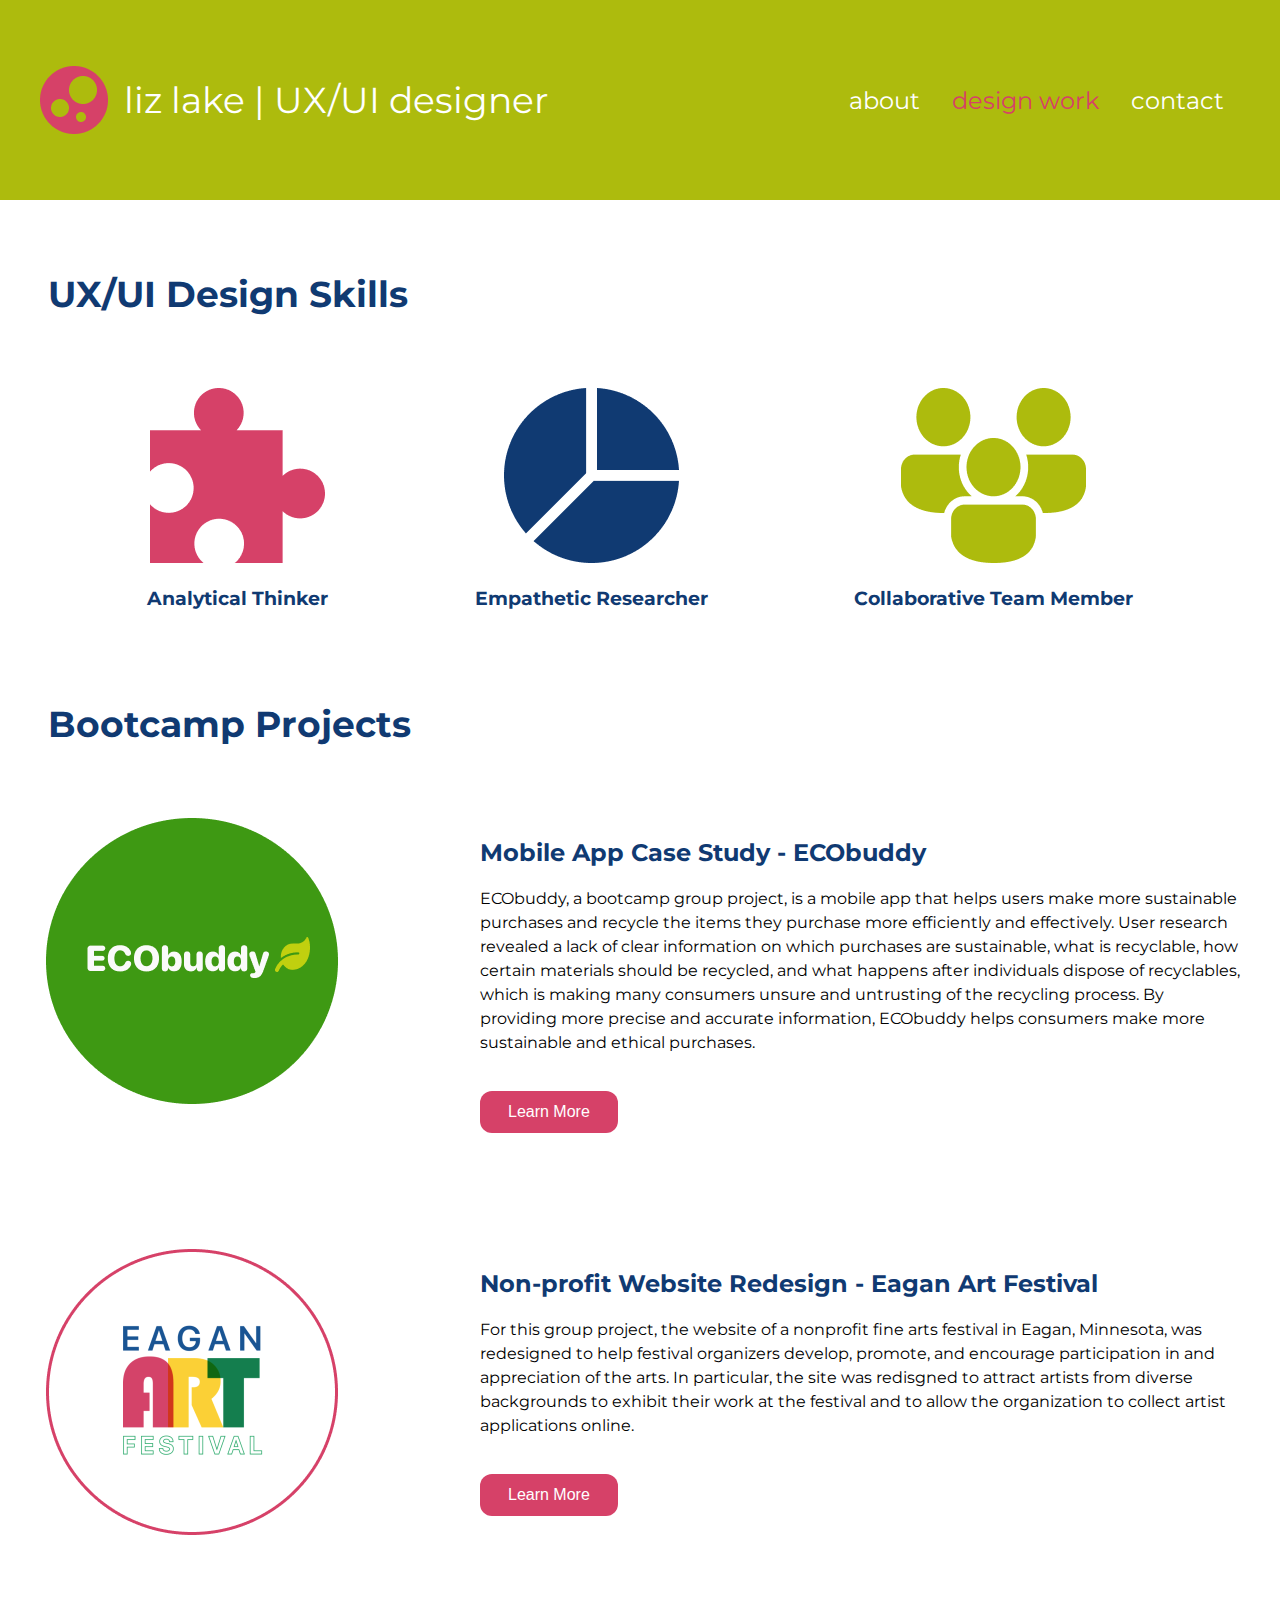
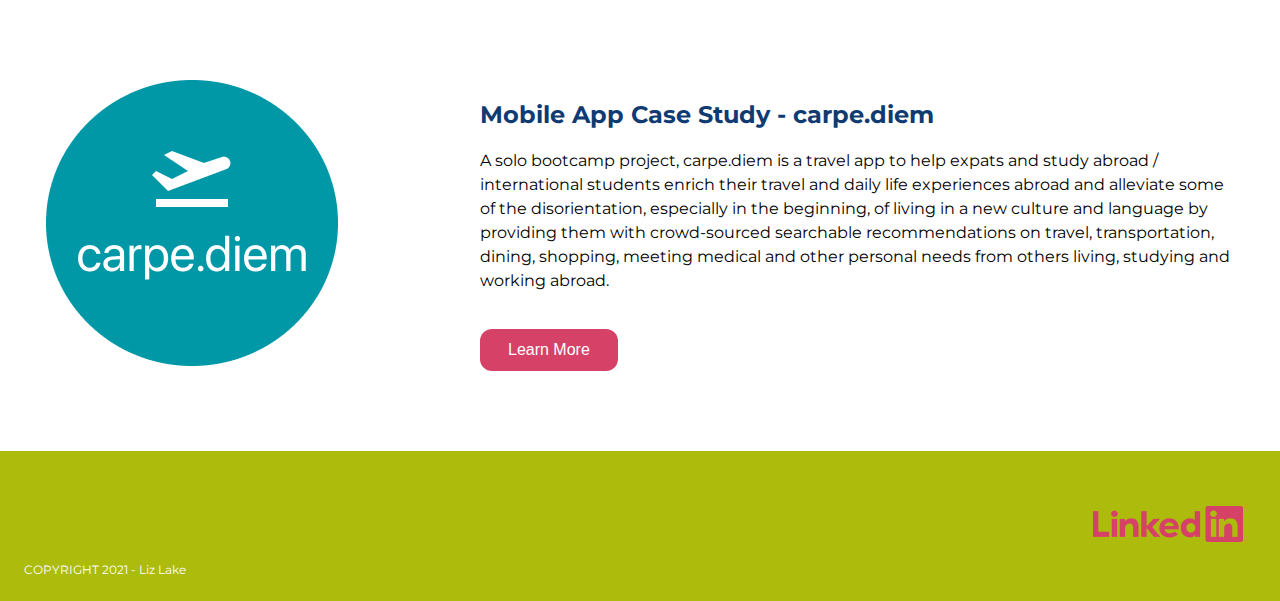
<file: index.html>
<!DOCTYPE html>
<html>
<meta charset="UTF-8">
<head>
        <link rel="preconnect" href="https://fonts.googleapis.com">
        <link rel="preconnect" href="https://fonts.gstatic.com" crossorigin>
        <link href="https://fonts.googleapis.com/css2?family=Montserrat&display=swap" rel="stylesheet">
        <link rel="stylesheet" href="css-skills/style.css">
<title>My Skills & Work</title>
</head>

<body>
  <header class="mainHeader">
    <div class="siteLogo">
      <img src="images/LLlogo-6.png" alt="my logo" class="logoImage">liz lake | UX/UI designer</div>
    <nav class="mainNavigation">
      <div class="mainNavItem1"><a href="https://lizl0030.github.io/BootcampHW19/">about</a></div>
      <div class="mainNavItem2"><a href="">design work</a></div>
      <div class="mainNavItem3"><a href="https://lizl0030.github.io/BootcampHW20/">contact</a></div>
    </nav>
  </header>
 
  <!-- My UX Skills section coded using CSS flex -->
  <section class="My Skills">
    <div class="divider"></div>
    <h1>UX/UI Design Skills</h1>
    <div class="flexContainer">
      <div> <img src="images/thinkericon.png"> <h3>Analytical Thinker</h3> </div>
      <div> <img src="images/researchicon.png"> <h3>Empathetic Researcher</h3> </div>
      <div> <img src="images/teamworkicon.png"> <h3>Collaborative Team Member</h3> </div>
      </div>
    </section>
       <!-- My UX Skills section coded using CSS grid -->   
    <section id="myWork">
      <h1>Bootcamp Projects</h1>
      <div class="grid-container">
        <div class="item1"> <img src="images/ecobuddylogo.png"></div>
        <div class="item2"> <h2>Mobile App Case Study - ECObuddy</h2> <p>ECObuddy, a bootcamp group project, is a mobile app that helps users make more sustainable purchases and recycle the items they purchase more efficiently and effectively.  User research revealed a lack of clear information on which purchases are sustainable, what is recyclable, how certain materials should be recycled, and what happens after individuals dispose of recyclables, which is making many consumers unsure and untrusting of the recycling process. By providing more precise and accurate information, ECObuddy helps consumers make more sustainable and ethical purchases.</p> <a href="https://docs.google.com/presentation/d/1LBWB1vvQWyFfCO-DioUacASCBequMQPEolnePITe4KQ/edit?usp=sharing" target="_blank"><button class="button">Learn More</button></a> </div> 
        <div class="item3"> <img src="images/eaganlogo.png"></div> 
        <div class="item4"> <h2>Non-profit Website Redesign - Eagan Art Festival</h2> <p>For this group project, the website of a nonprofit fine arts festival in Eagan, Minnesota, was redesigned to help festival organizers develop, promote, and encourage participation in and appreciation of the arts.  In particular, the site was redisgned to attract artists from diverse backgrounds to exhibit their work at the festival and to allow the organization to collect artist applications online. </p>  <a href="https://docs.google.com/presentation/d/1eZH6e4ThmY9bKm3XL1lF5HHNRTmUp3BjGY-1-ZtX5W4/edit?usp=sharing" target="_blank"><button class="button">Learn More</button></a> </div>
        <div class="item5"> <img src="images/carpelogo.png"></div>
        <div class="item6"> <h2>Mobile App Case Study - carpe.diem</h2> <p>A solo bootcamp project, carpe.diem is a travel app to help expats and study abroad / international students enrich their travel and daily life experiences abroad and alleviate some of the disorientation, especially in the beginning, of living in a new culture and language by providing them with crowd-sourced searchable recommendations on travel, transportation, dining, shopping, meeting medical and other personal needs from others living, studying and working abroad.</p>  <a href="https://docs.google.com/presentation/d/15DG8M0u7v6zxBfw6RGJJfaH3aDNqfy62m3yN_gjfEvc/edit?usp=sharing" target="_blank"><button class="button">Learn More</button></a>
      </div>   
    </section>

    <footer> 
      <div class="footernavigation">
        <div class="copyright">COPYRIGHT 2021 - Liz Lake</div>
        <div class="linkedinImage">
          <a href="https://www.linkedin.com/in/liz-lake-b9abbaa/">
            <img src="images/LinkedInlogo.png" alt="LinkedIn">
          </a>
        </div> 
      </div>   
    </footer>
</body>

</html>
</file>
<file: css-skills/style.css>
body {
  margin: 0% 0%;
  font-family: 'Montserrat';
}
.mainHeader {
	display: flex;
	justify-content: space-between;
	align-items: center;
	padding: 0 24px;
	background-color: #ADBB0D;
	color: white;
	height: 200px;
}
.siteLogo {
  display: flex;
  align-items: center;
  color: white;
  font-size: 36px;
}
.logoImage {
  padding: 16px;
}
.mainNavigation {
	display: flex;
	align-items: center;
  font-size: 24px;
  padding: 0 16px;
}
.mainNavItem1 a {
  padding: 0 16px;
	color:#FFFFFF;
	text-decoration: none;
}
.mainNavItem2 a {
  padding: 0 16px;
	color:#D64168;
	text-decoration: none;
}
.mainNavItem3 a {
  padding: 0 16px;
	color: white;
	text-decoration: none;
}
.mainNavItem1 a:hover {
	color:#103A72;
}
.mainNavItem3 a:hover {
	color:#103A72;
}
h1 {
  text-align: left;
  color: #103A72;
  font-size: 36px;
  font-weight: 700;
  padding: 3rem;
}
h2 {
  text-align: left;
  margin-top: 20px;
  margin-bottom: 20px;
  color: #103A72;
}
h3 {
  margin-top: 20px;
  margin-bottom: 20px;
  color: #103A72;
}
p {
  text-align: left;
  line-height: 24px;
  padding-right: 15%;
}
.flexContainer {
  display: flex;
  flex-direction: row;
  flex-wrap:wrap;
  align-items:center;
  justify-content: space-evenly;
  text-align: center;
  width: 100%;
}
.grid-container {
  display: grid;
  grid-template-columns: 30% 70%;
  grid-template-rows: 1fr 1fr 1fr;
  gap: 6rem;
  justify-items: center;
  grid-template-areas: 
  "item1 item2"
  "item3 item4"
  "item5 item6"
  ;
}
.button {
  background-color: #D64168;
  border: none;
  color: white;
  border-radius: 12px;
  padding: 12px 28px;
  grid-row-end: right;
  font-size: 16px;
  justify-content: center;
  align-items: center;
  margin-top: 20px;
  margin-bottom: 20px;
}
.button:hover {
  background-color: #ADBB0D;
}
.footernavigation {
  display: flex;
  background-color: #ADBB0D;
  height: 150px;
  margin-top: 36px;
  align-items: center;
  justify-content: space-between;
}
.copyright {
  font-size: 12px;
  color:white;
  padding: 24px;
  align-self: flex-end;
}
.linkedinImage {
  padding: 36px;
  align-self:center;
}

@media only screen and (max-width: 1200px) {
  .flexContainer {
    flex-direction: column;
  }
}
@media only screen and (max-width: 1080px) {
  .mainNavigation {
    flex-direction: column;
    align-items: center;
    font-size: 18px;
  }
  .mainHeader {
    flex-direction: column;
    justify-content:space-evenly;
    align-items: center;
  }
  .grid-container {
    margin-left: 10%;
    margin-right: 10%;
    grid-template-columns: 1fr;
    grid-template-rows: 1fr 1fr 1fr 1fr 1fr 1fr;
    grid-template-areas: 
    "item1" 
    "item2"
    "item3"
    "item4"
    "item5"
    "item6"
    ;
  }
  .grid-container {
   display: flex;
   flex-direction: column;
   justify-content: flex-start;
  }
}
</file>
